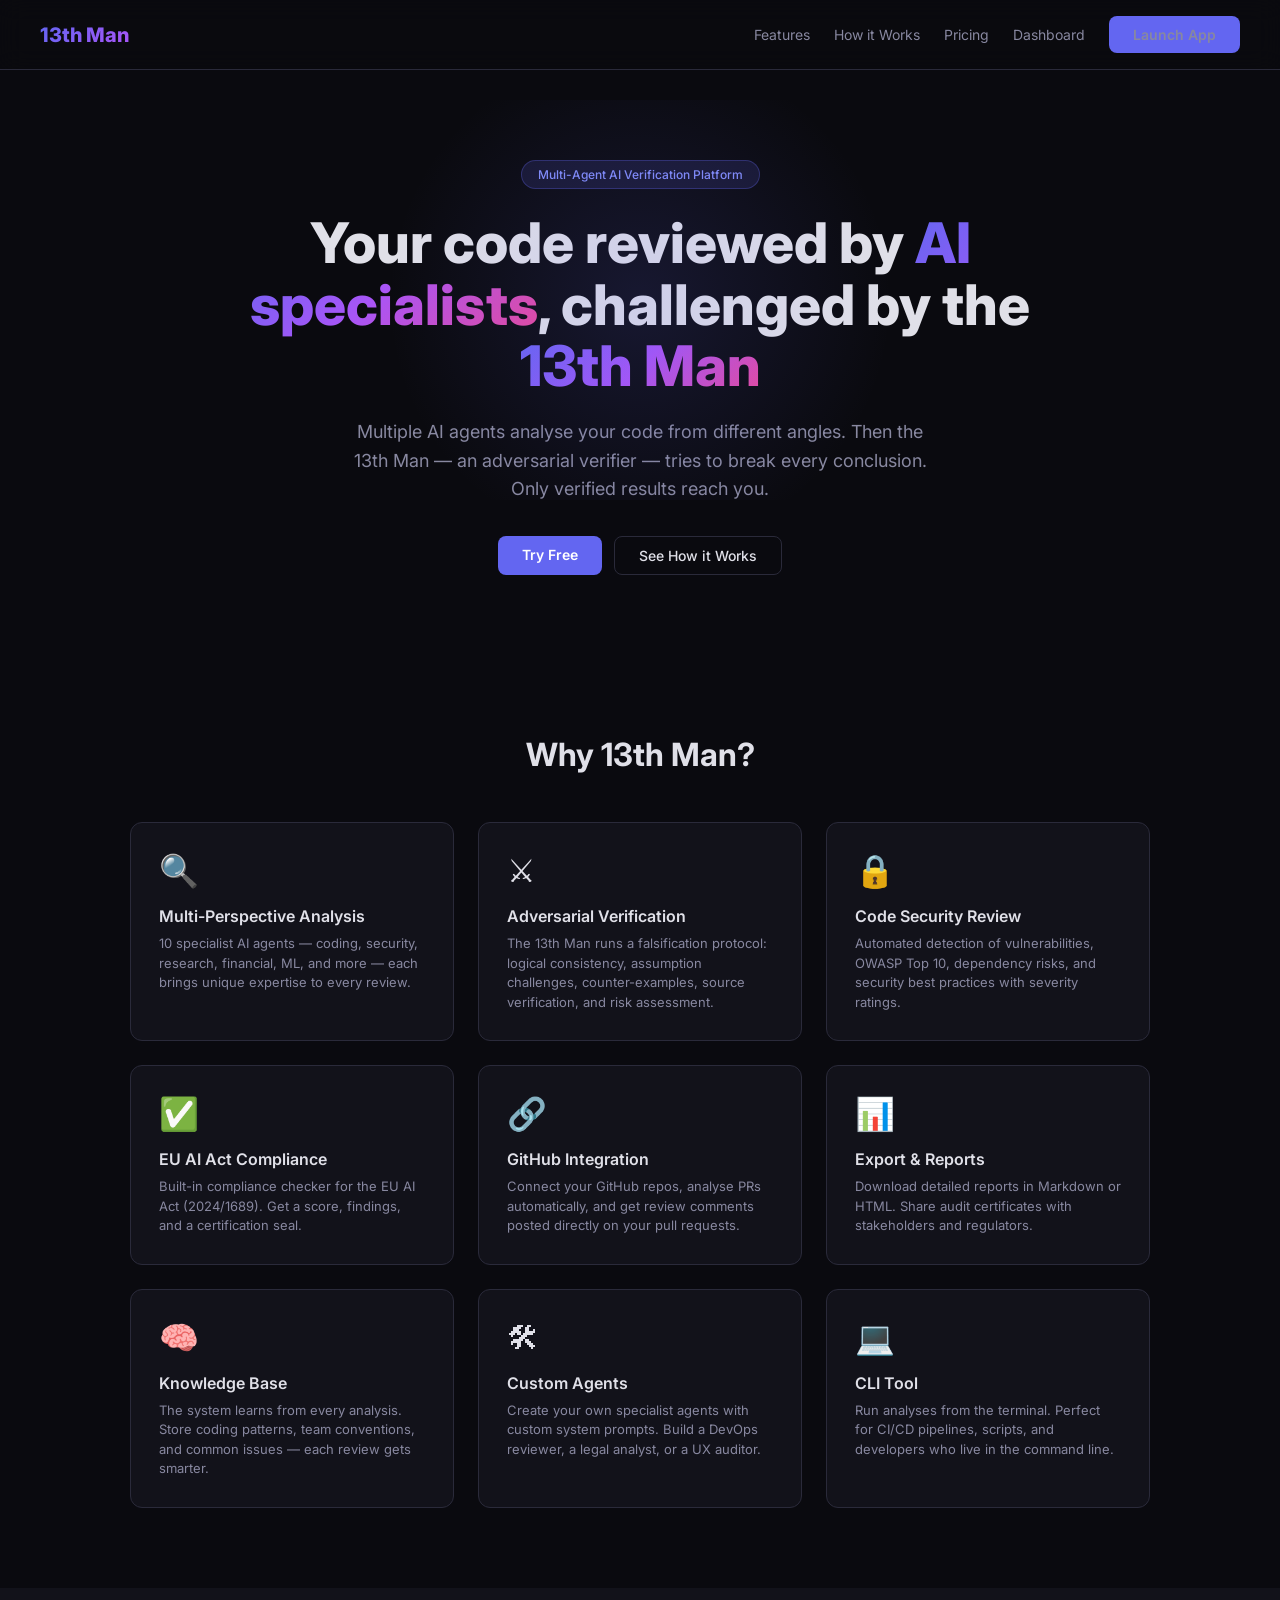
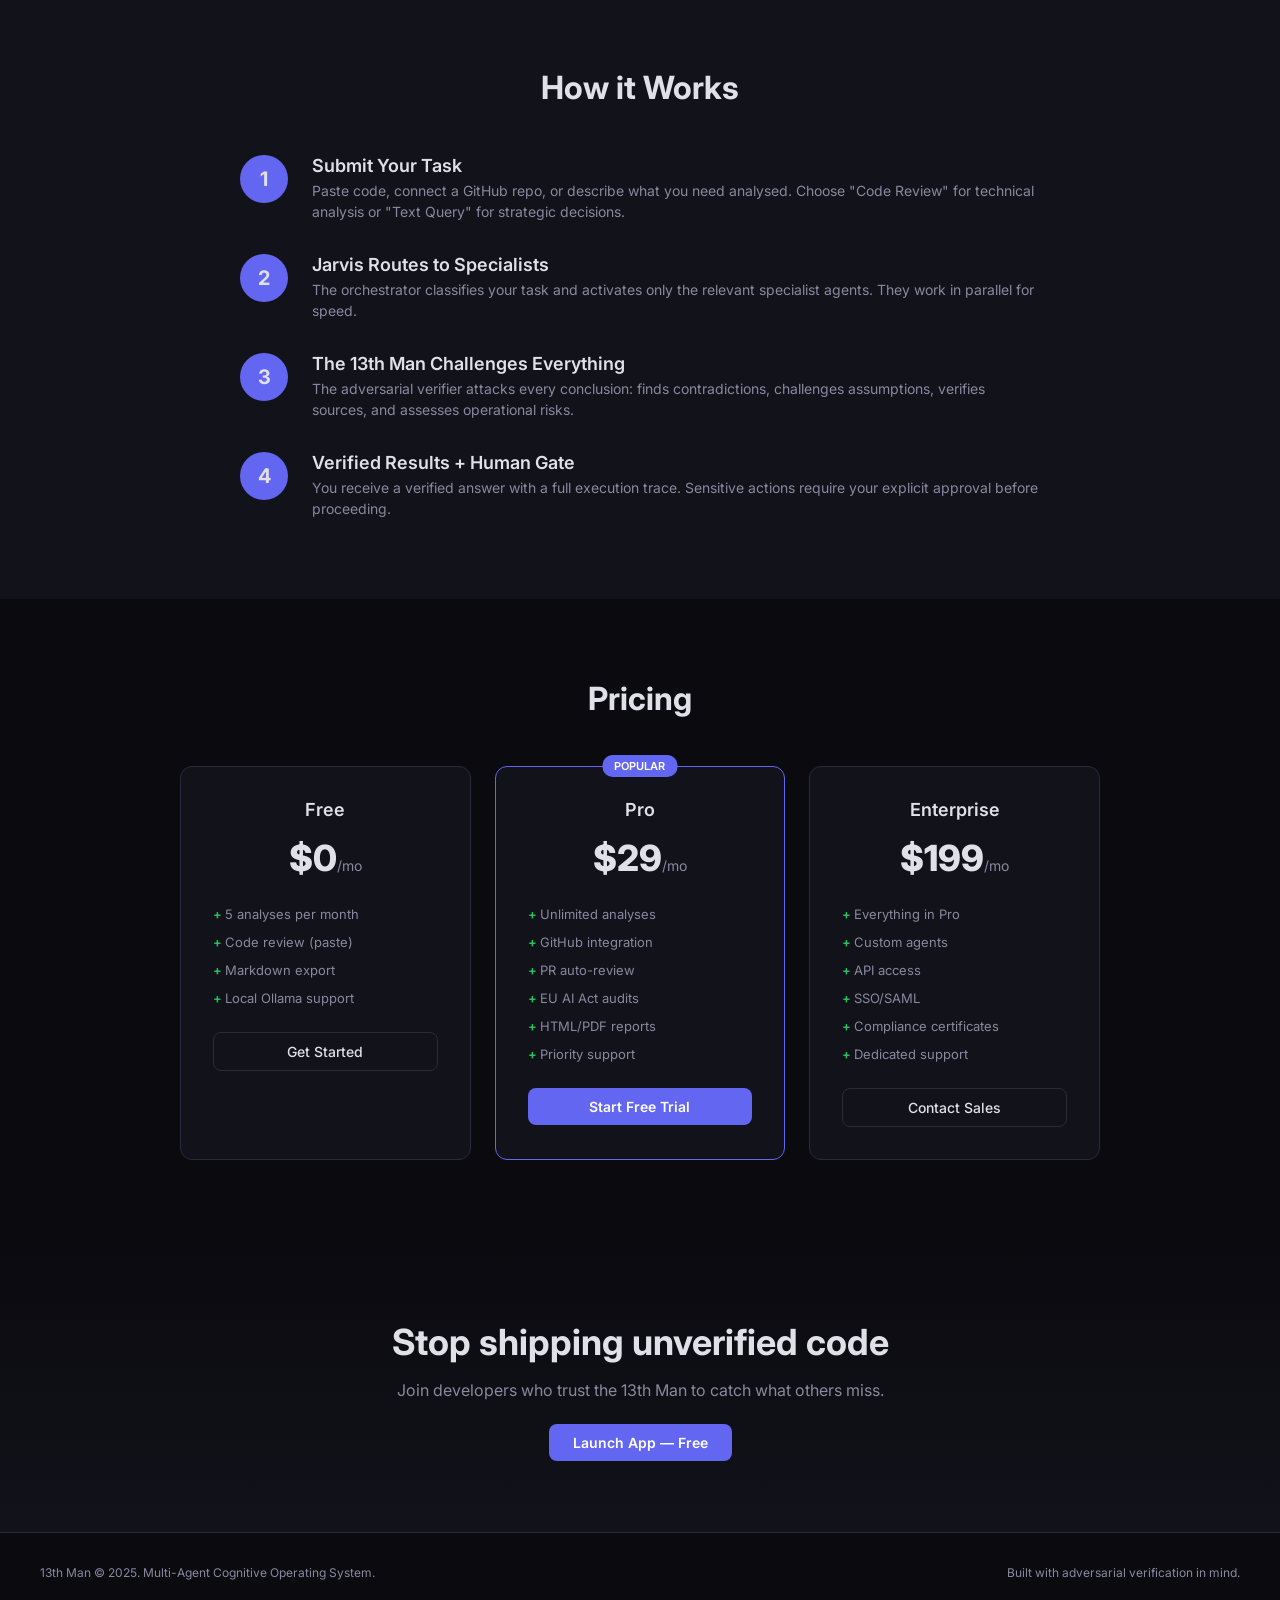
<file: app/static/landing.html>
<!DOCTYPE html>
<html lang="en">
<head>
  <meta charset="UTF-8">
  <meta name="viewport" content="width=device-width, initial-scale=1.0">
  <title>13th Man — AI-Powered Code Validation & Compliance</title>
  <link rel="preconnect" href="https://fonts.googleapis.com">
  <link href="https://fonts.googleapis.com/css2?family=Inter:wght@400;500;600;700;800&display=swap" rel="stylesheet">
  <style>
    :root {
      --bg: #0a0a0f;
      --surface: #12121a;
      --surface-2: #1a1a26;
      --border: #2a2a3a;
      --text: #e0e0e8;
      --text-dim: #8888a0;
      --accent: #6366f1;
      --accent-light: #818cf8;
      --green: #22c55e;
      --red: #ef4444;
      --orange: #f59e0b;
    }
    * { margin: 0; padding: 0; box-sizing: border-box; }
    body { font-family: 'Inter', sans-serif; background: var(--bg); color: var(--text); }
    
    /* Nav */
    nav {
      position: fixed; top: 0; width: 100%; z-index: 50;
      background: rgba(10,10,15,0.9); backdrop-filter: blur(12px);
      border-bottom: 1px solid var(--border);
      padding: 16px 40px; display: flex; align-items: center; justify-content: space-between;
    }
    nav .logo {
      font-size: 20px; font-weight: 800;
      background: linear-gradient(135deg, var(--accent), #a855f7);
      -webkit-background-clip: text; -webkit-text-fill-color: transparent;
    }
    nav .links { display: flex; gap: 24px; align-items: center; }
    nav .links a { color: var(--text-dim); text-decoration: none; font-size: 14px; transition: color 0.2s; }
    nav .links a:hover { color: var(--text); }
    .btn-cta {
      background: var(--accent); color: white; border: none; border-radius: 8px;
      padding: 10px 24px; font-size: 14px; font-weight: 600; cursor: pointer;
      text-decoration: none; transition: opacity 0.2s;
    }
    .btn-cta:hover { opacity: 0.9; }
    .btn-outline {
      background: none; border: 1px solid var(--border); color: var(--text);
      border-radius: 8px; padding: 10px 24px; font-size: 14px; font-weight: 500;
      cursor: pointer; text-decoration: none; transition: border-color 0.2s;
    }
    .btn-outline:hover { border-color: var(--accent); }

    /* Hero */
    .hero {
      padding: 160px 40px 80px; text-align: center; max-width: 900px; margin: 0 auto;
      position: relative;
    }
    .hero::before {
      content: ''; position: absolute; top: 100px; left: 50%; transform: translateX(-50%);
      width: 600px; height: 400px; background: radial-gradient(circle, rgba(99,102,241,0.15) 0%, transparent 70%);
      pointer-events: none;
    }
    .hero .badge-label {
      display: inline-block; background: rgba(99,102,241,0.15); border: 1px solid rgba(99,102,241,0.3);
      border-radius: 20px; padding: 6px 16px; font-size: 12px; font-weight: 500; color: var(--accent-light);
      margin-bottom: 24px;
    }
    .hero h1 { font-size: 56px; font-weight: 800; line-height: 1.1; margin-bottom: 20px; }
    .hero h1 span {
      background: linear-gradient(135deg, var(--accent), #a855f7, #ec4899);
      -webkit-background-clip: text; -webkit-text-fill-color: transparent;
    }
    .hero p { font-size: 18px; color: var(--text-dim); line-height: 1.6; max-width: 600px; margin: 0 auto 32px; }
    .hero-buttons { display: flex; gap: 12px; justify-content: center; }

    /* Features */
    .features { padding: 80px 40px; max-width: 1100px; margin: 0 auto; }
    .features h2 { font-size: 32px; font-weight: 700; text-align: center; margin-bottom: 48px; }
    .features-grid { display: grid; grid-template-columns: repeat(3, 1fr); gap: 24px; }
    .feature-card {
      background: var(--surface); border: 1px solid var(--border); border-radius: 12px;
      padding: 28px; transition: border-color 0.3s;
    }
    .feature-card:hover { border-color: var(--accent); }
    .feature-card .icon { font-size: 32px; margin-bottom: 16px; }
    .feature-card h3 { font-size: 16px; font-weight: 600; margin-bottom: 8px; }
    .feature-card p { font-size: 13px; color: var(--text-dim); line-height: 1.5; }

    /* How it works */
    .how-it-works { padding: 80px 40px; background: var(--surface); }
    .how-it-works h2 { font-size: 32px; font-weight: 700; text-align: center; margin-bottom: 48px; }
    .steps { max-width: 800px; margin: 0 auto; display: flex; flex-direction: column; gap: 32px; }
    .step { display: flex; gap: 24px; align-items: flex-start; }
    .step-number {
      width: 48px; height: 48px; border-radius: 50%; background: var(--accent);
      display: flex; align-items: center; justify-content: center;
      font-size: 20px; font-weight: 700; flex-shrink: 0;
    }
    .step-content h3 { font-size: 18px; font-weight: 600; margin-bottom: 4px; }
    .step-content p { font-size: 14px; color: var(--text-dim); line-height: 1.5; }

    /* Pricing */
    .pricing { padding: 80px 40px; max-width: 1000px; margin: 0 auto; }
    .pricing h2 { font-size: 32px; font-weight: 700; text-align: center; margin-bottom: 48px; }
    .pricing-grid { display: grid; grid-template-columns: repeat(3, 1fr); gap: 24px; }
    .pricing-card {
      background: var(--surface); border: 1px solid var(--border); border-radius: 12px;
      padding: 32px; text-align: center; position: relative;
    }
    .pricing-card.popular { border-color: var(--accent); }
    .pricing-card.popular::before {
      content: 'POPULAR'; position: absolute; top: -12px; left: 50%; transform: translateX(-50%);
      background: var(--accent); color: white; font-size: 11px; font-weight: 600;
      padding: 4px 12px; border-radius: 10px;
    }
    .pricing-card h3 { font-size: 18px; font-weight: 600; margin-bottom: 8px; }
    .pricing-card .price { font-size: 36px; font-weight: 800; margin: 16px 0; }
    .pricing-card .price span { font-size: 14px; font-weight: 400; color: var(--text-dim); }
    .pricing-card ul { list-style: none; text-align: left; margin: 20px 0; }
    .pricing-card li { font-size: 13px; padding: 6px 0; color: var(--text-dim); }
    .pricing-card li::before { content: '+ '; color: var(--green); font-weight: 600; }

    /* CTA */
    .cta-section {
      padding: 80px 40px; text-align: center;
      background: linear-gradient(180deg, var(--bg) 0%, var(--surface) 100%);
    }
    .cta-section h2 { font-size: 36px; font-weight: 700; margin-bottom: 16px; }
    .cta-section p { font-size: 16px; color: var(--text-dim); margin-bottom: 32px; }

    /* Footer */
    footer {
      padding: 32px 40px; border-top: 1px solid var(--border);
      display: flex; justify-content: space-between; align-items: center;
      font-size: 12px; color: var(--text-dim);
    }

    @media (max-width: 768px) {
      .hero h1 { font-size: 32px; }
      .features-grid, .pricing-grid { grid-template-columns: 1fr; }
      .hero-buttons { flex-direction: column; align-items: center; }
    }
  </style>
</head>
<body>

<nav>
  <span class="logo">13th Man</span>
  <div class="links">
    <a href="#features">Features</a>
    <a href="#how-it-works">How it Works</a>
    <a href="#pricing">Pricing</a>
    <a href="/dashboard">Dashboard</a>
    <a href="/app" class="btn-cta">Launch App</a>
  </div>
</nav>

<section class="hero">
  <span class="badge-label">Multi-Agent AI Verification Platform</span>
  <h1>Your code reviewed by <span>AI specialists</span>, challenged by the <span>13th Man</span></h1>
  <p>Multiple AI agents analyse your code from different angles. Then the 13th Man — an adversarial verifier — tries to break every conclusion. Only verified results reach you.</p>
  <div class="hero-buttons">
    <a href="/app" class="btn-cta">Try Free</a>
    <a href="#how-it-works" class="btn-outline">See How it Works</a>
  </div>
</section>

<section class="features" id="features">
  <h2>Why 13th Man?</h2>
  <div class="features-grid">
    <div class="feature-card">
      <div class="icon">&#128269;</div>
      <h3>Multi-Perspective Analysis</h3>
      <p>10 specialist AI agents — coding, security, research, financial, ML, and more — each brings unique expertise to every review.</p>
    </div>
    <div class="feature-card">
      <div class="icon">&#9876;</div>
      <h3>Adversarial Verification</h3>
      <p>The 13th Man runs a falsification protocol: logical consistency, assumption challenges, counter-examples, source verification, and risk assessment.</p>
    </div>
    <div class="feature-card">
      <div class="icon">&#128274;</div>
      <h3>Code Security Review</h3>
      <p>Automated detection of vulnerabilities, OWASP Top 10, dependency risks, and security best practices with severity ratings.</p>
    </div>
    <div class="feature-card">
      <div class="icon">&#9989;</div>
      <h3>EU AI Act Compliance</h3>
      <p>Built-in compliance checker for the EU AI Act (2024/1689). Get a score, findings, and a certification seal.</p>
    </div>
    <div class="feature-card">
      <div class="icon">&#128279;</div>
      <h3>GitHub Integration</h3>
      <p>Connect your GitHub repos, analyse PRs automatically, and get review comments posted directly on your pull requests.</p>
    </div>
    <div class="feature-card">
      <div class="icon">&#128202;</div>
      <h3>Export & Reports</h3>
      <p>Download detailed reports in Markdown or HTML. Share audit certificates with stakeholders and regulators.</p>
    </div>
    <div class="feature-card">
      <div class="icon">&#129504;</div>
      <h3>Knowledge Base</h3>
      <p>The system learns from every analysis. Store coding patterns, team conventions, and common issues — each review gets smarter.</p>
    </div>
    <div class="feature-card">
      <div class="icon">&#128736;</div>
      <h3>Custom Agents</h3>
      <p>Create your own specialist agents with custom system prompts. Build a DevOps reviewer, a legal analyst, or a UX auditor.</p>
    </div>
    <div class="feature-card">
      <div class="icon">&#128187;</div>
      <h3>CLI Tool</h3>
      <p>Run analyses from the terminal. Perfect for CI/CD pipelines, scripts, and developers who live in the command line.</p>
    </div>
  </div>
</section>

<section class="how-it-works" id="how-it-works">
  <h2>How it Works</h2>
  <div class="steps">
    <div class="step">
      <div class="step-number">1</div>
      <div class="step-content">
        <h3>Submit Your Task</h3>
        <p>Paste code, connect a GitHub repo, or describe what you need analysed. Choose "Code Review" for technical analysis or "Text Query" for strategic decisions.</p>
      </div>
    </div>
    <div class="step">
      <div class="step-number">2</div>
      <div class="step-content">
        <h3>Jarvis Routes to Specialists</h3>
        <p>The orchestrator classifies your task and activates only the relevant specialist agents. They work in parallel for speed.</p>
      </div>
    </div>
    <div class="step">
      <div class="step-number">3</div>
      <div class="step-content">
        <h3>The 13th Man Challenges Everything</h3>
        <p>The adversarial verifier attacks every conclusion: finds contradictions, challenges assumptions, verifies sources, and assesses operational risks.</p>
      </div>
    </div>
    <div class="step">
      <div class="step-number">4</div>
      <div class="step-content">
        <h3>Verified Results + Human Gate</h3>
        <p>You receive a verified answer with a full execution trace. Sensitive actions require your explicit approval before proceeding.</p>
      </div>
    </div>
  </div>
</section>

<section class="pricing" id="pricing">
  <h2>Pricing</h2>
  <div class="pricing-grid">
    <div class="pricing-card">
      <h3>Free</h3>
      <div class="price">$0<span>/mo</span></div>
      <ul>
        <li>5 analyses per month</li>
        <li>Code review (paste)</li>
        <li>Markdown export</li>
        <li>Local Ollama support</li>
      </ul>
      <a href="/app" class="btn-outline" style="display:block;">Get Started</a>
    </div>
    <div class="pricing-card popular">
      <h3>Pro</h3>
      <div class="price">$29<span>/mo</span></div>
      <ul>
        <li>Unlimited analyses</li>
        <li>GitHub integration</li>
        <li>PR auto-review</li>
        <li>EU AI Act audits</li>
        <li>HTML/PDF reports</li>
        <li>Priority support</li>
      </ul>
      <a href="/app" class="btn-cta" style="display:block;">Start Free Trial</a>
    </div>
    <div class="pricing-card">
      <h3>Enterprise</h3>
      <div class="price">$199<span>/mo</span></div>
      <ul>
        <li>Everything in Pro</li>
        <li>Custom agents</li>
        <li>API access</li>
        <li>SSO/SAML</li>
        <li>Compliance certificates</li>
        <li>Dedicated support</li>
      </ul>
      <a href="/app" class="btn-outline" style="display:block;">Contact Sales</a>
    </div>
  </div>
</section>

<section class="cta-section">
  <h2>Stop shipping unverified code</h2>
  <p>Join developers who trust the 13th Man to catch what others miss.</p>
  <a href="/app" class="btn-cta">Launch App — Free</a>
</section>

<footer>
  <span>13th Man &copy; 2025. Multi-Agent Cognitive Operating System.</span>
  <span>Built with adversarial verification in mind.</span>
</footer>

</body>
</html>
</file>
